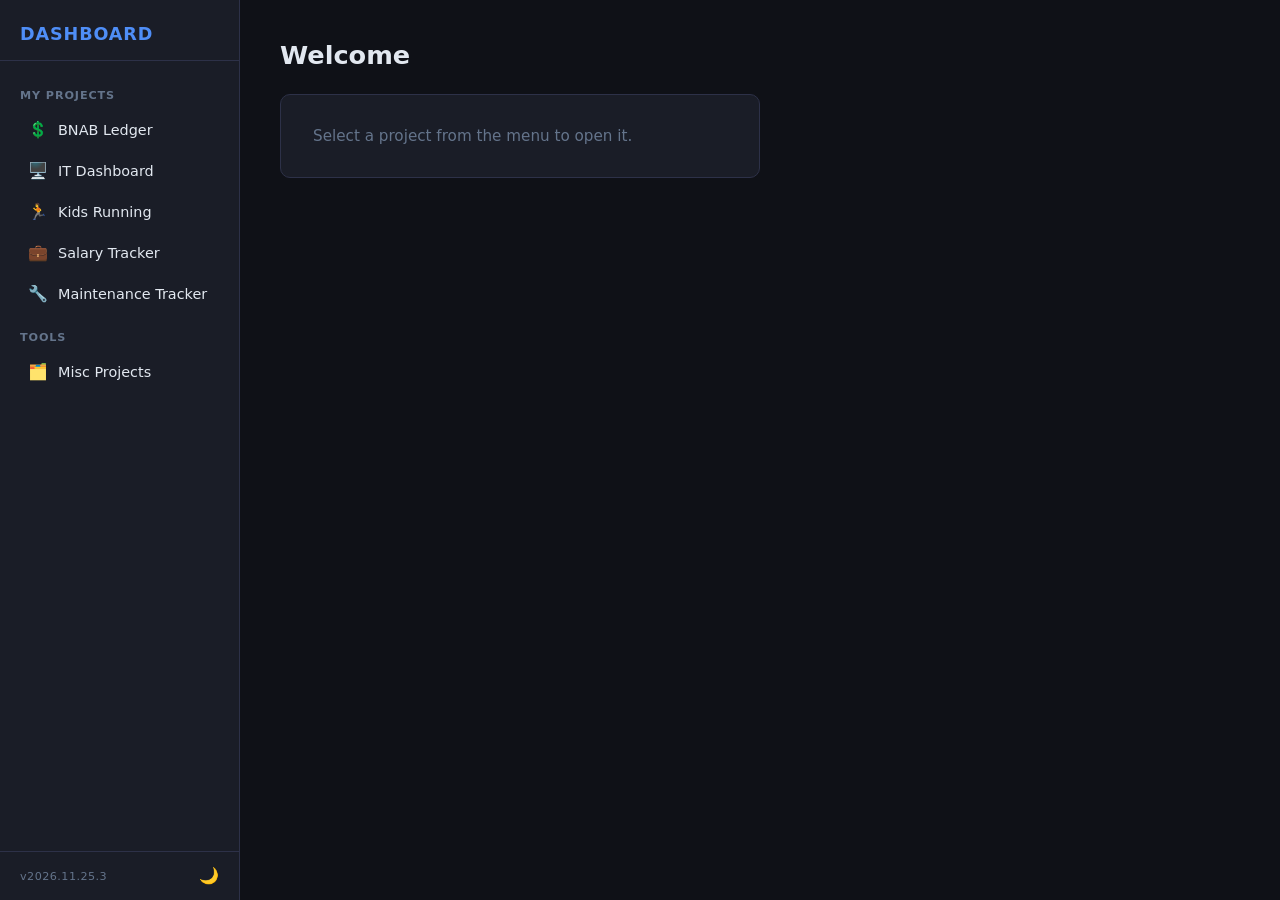
<file: index.html>
<!DOCTYPE html>
<html lang="en">
<head>
  <meta charset="UTF-8" />
  <meta name="viewport" content="width=device-width, initial-scale=1.0" />
  <title>Personal Dashboard</title>
  <link rel="icon" href="data:image/svg+xml,<svg xmlns='http://www.w3.org/2000/svg' viewBox='0 0 100 100'><text y='.9em' font-size='90'>🗂️</text></svg>">
  <link rel="stylesheet" href="style.css" />
</head>
<body>
  <nav class="sidebar">
    <div class="sidebar-header">
      <h1>Dashboard</h1>
    </div>
    <ul class="nav-links">
      <li class="nav-section-label">My Projects</li>
      <li>
        <a href="https://bnab-ledger.blharmon.workers.dev/#dashboard" target="_blank" rel="noopener">
          <span class="nav-icon">💲</span>
          BNAB Ledger
        </a>
      </li>
      <li>
        <a href="https://blharmon24.github.io/slcsd-it-dashboard/dashboard.html" target="_blank" rel="noopener">
          <span class="nav-icon">🖥️</span>
          IT Dashboard
        </a>
      </li>
      <li>
        <a href="kids-running.html" target="_blank" rel="noopener">
          <span class="nav-icon">🏃</span>
          Kids Running
        </a>
      </li>
      <li>
        <a href="salary-tracker.html" target="_blank" rel="noopener">
          <span class="nav-icon">💼</span>
          Salary Tracker
        </a>
      </li>
      <li>
        <a href="maintenance-tracker.html" target="_blank" rel="noopener">
          <span class="nav-icon">🔧</span>
          Maintenance Tracker
        </a>
      </li>
      <li class="nav-section-label">Tools</li>
      <li>
        <a href="#" class="nav-link" data-section="misc-projects">
          <span class="nav-icon">🗂️</span>
          Misc Projects
        </a>
      </li>
    </ul>
    <div class="sidebar-footer">
      <span class="version">v2026.11.25.3</span>
      <button class="theme-toggle" id="theme-toggle" title="Toggle light/dark mode">🌙</button>
    </div>
  </nav>

  <main class="content">
    <section id="welcome" class="content-section">
      <header class="content-header">
        <h2>Welcome</h2>
      </header>
      <div class="welcome-card">
        <p>Select a project from the menu to open it.</p>
      </div>
    </section>

    <section id="misc-projects" class="content-section hidden">
      <header class="content-header">
        <h2>Misc Projects</h2>
      </header>
      <div class="project-grid">
        <a href="pdf-merger.html" target="_blank" rel="noopener" class="project-card">
          <span class="project-icon">🗂️</span>
          <div class="project-info">
            <h3>PDF Merger</h3>
            <p>Merge multiple PDFs in order by filename (1-1, 1-2, 2-1 …)</p>
          </div>
          <span class="project-arrow">↗</span>
        </a>
        <a href="general-conference-formatting.html" target="_blank" rel="noopener" class="project-card">
          <span class="project-icon">📝</span>
          <div class="project-info">
            <h3>General Conference Formatting</h3>
            <p>PDF note margin tool for General Conference talks</p>
          </div>
          <span class="project-arrow">↗</span>
        </a>
        <a href="rdr2-tracker.html" target="_blank" rel="noopener" class="project-card">
          <span class="project-icon">🤠</span>
          <div class="project-info">
            <h3>RDR2 Tracker</h3>
            <p>Perfect pelts, Pearson satchels, Trapper crafting &amp; legendary animals</p>
          </div>
          <span class="project-arrow">↗</span>
        </a>
      </div>
    </section>
  </main>

  <script src="app.js"></script>
</body>
</html>
</file>
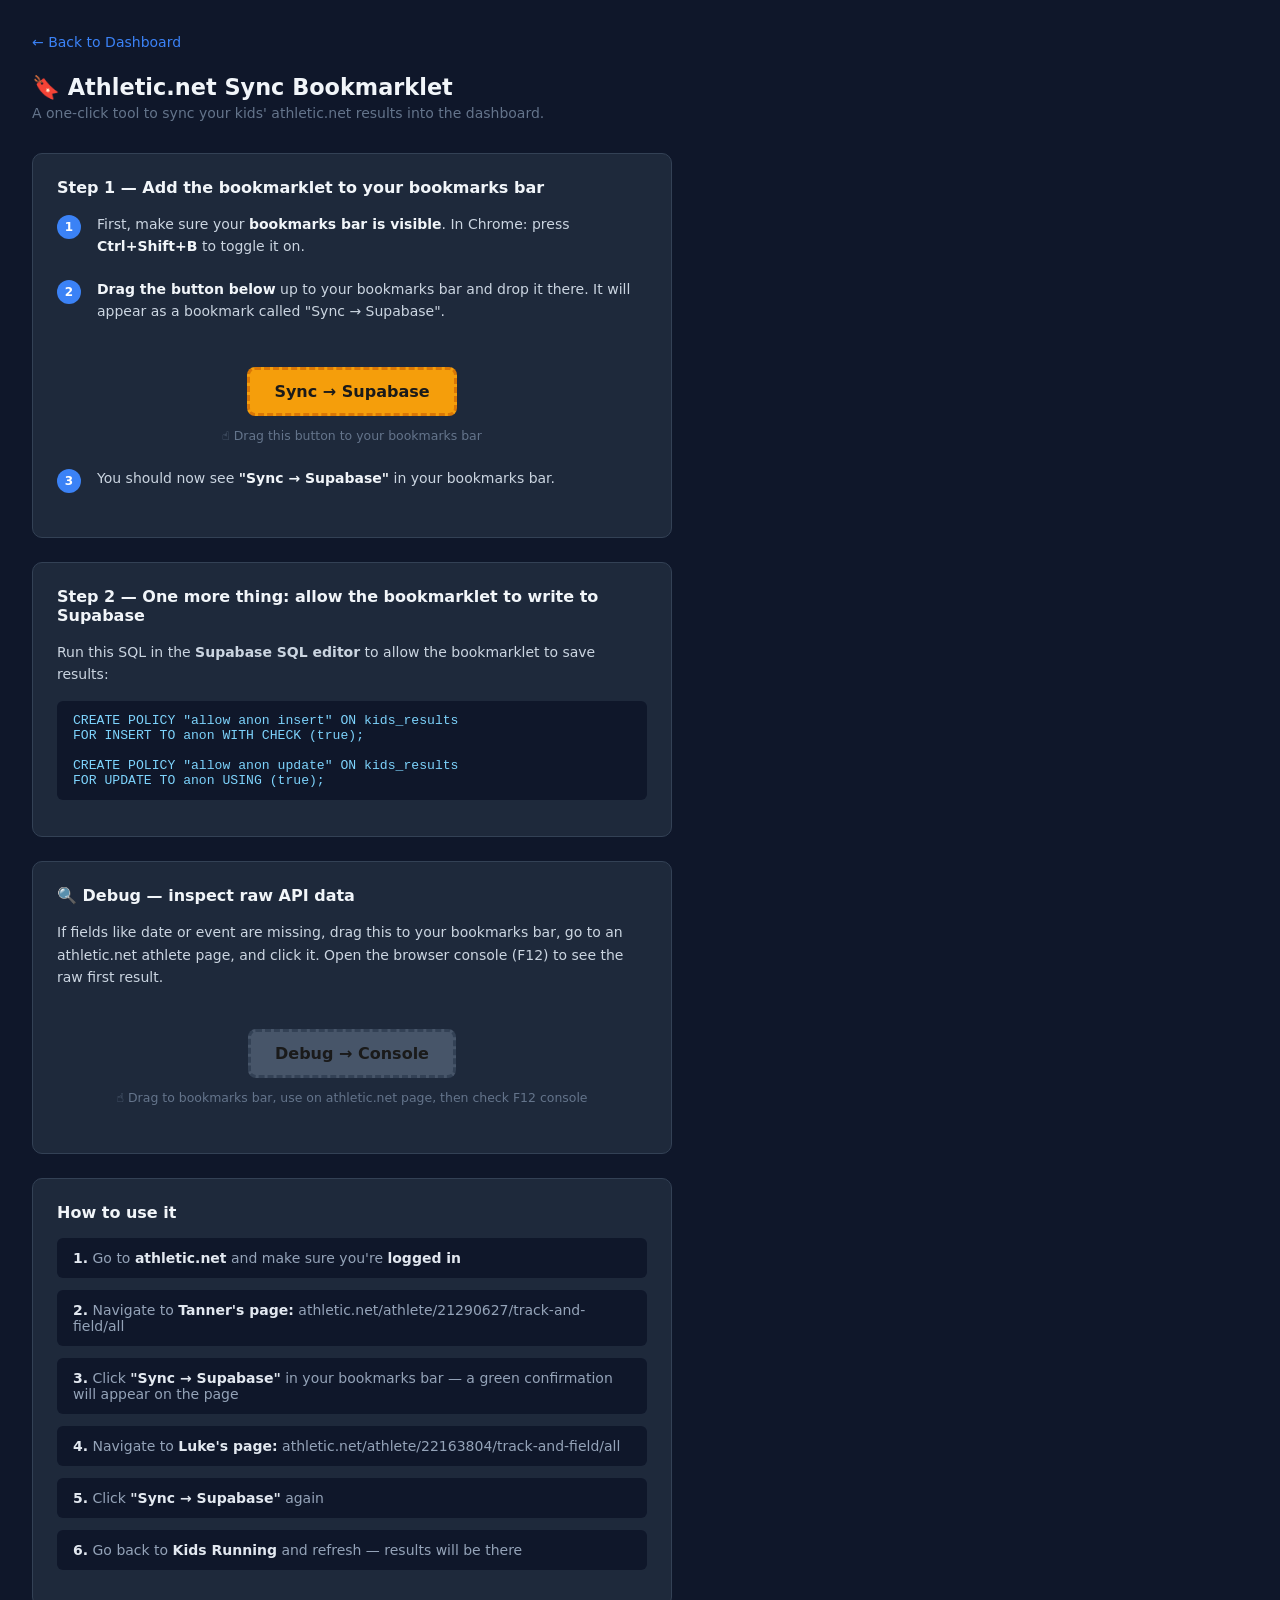
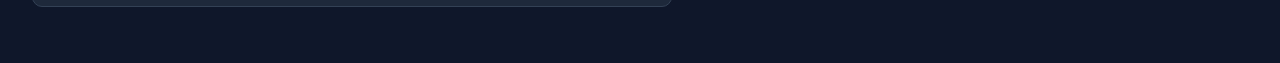
<file: anet-sync.html>
<!DOCTYPE html>
<html lang="en">
<head>
  <meta charset="UTF-8" />
  <meta name="viewport" content="width=device-width, initial-scale=1.0" />
  <title>Athletic.net Sync Setup</title>
  <link rel="icon" href="data:image/svg+xml,<svg xmlns='http://www.w3.org/2000/svg' viewBox='0 0 100 100'><text y='.9em' font-size='90'>🔖</text></svg>">
  <style>
    * { box-sizing: border-box; margin: 0; padding: 0; }
    body { font-family: system-ui, -apple-system, sans-serif; background: #0f172a; color: #e2e8f0; min-height: 100vh; padding: 2rem; }
    h1 { font-size: 1.4rem; font-weight: 700; color: #f1f5f9; margin-bottom: 0.25rem; }
    .subtitle { color: #64748b; font-size: 0.875rem; margin-bottom: 2rem; }
    .card { background: #1e293b; border: 1px solid #334155; border-radius: 10px; padding: 1.5rem; margin-bottom: 1.5rem; max-width: 640px; }
    .card h2 { font-size: 1rem; font-weight: 700; color: #f1f5f9; margin-bottom: 1rem; }
    .step { display: flex; gap: 1rem; margin-bottom: 1.25rem; }
    .step-num { background: #3b82f6; color: #fff; font-size: 0.75rem; font-weight: 700; width: 24px; height: 24px; border-radius: 50%; display: flex; align-items: center; justify-content: center; flex-shrink: 0; margin-top: 2px; }
    .step p { color: #cbd5e1; font-size: 0.875rem; line-height: 1.6; }
    .step p strong { color: #f1f5f9; }
    .bookmarklet-wrap { text-align: center; padding: 1.5rem 1rem; }
    .bookmarklet-link {
      display: inline-block;
      background: #f59e0b;
      color: #1a1a1a;
      font-weight: 700;
      font-size: 1rem;
      padding: 0.75rem 1.5rem;
      border-radius: 8px;
      text-decoration: none;
      cursor: grab;
      border: 3px dashed #d97706;
      user-select: none;
    }
    .bookmarklet-link:hover { background: #fbbf24; }
    .drag-hint { color: #64748b; font-size: 0.78rem; margin-top: 0.75rem; }
    .divider { border: none; border-top: 1px solid #334155; margin: 1.25rem 0; }
    .usage-step { background: #0f172a; border-radius: 6px; padding: 0.75rem 1rem; margin-bottom: 0.75rem; font-size: 0.875rem; color: #94a3b8; }
    .usage-step strong { color: #e2e8f0; }
    a.back { display: inline-flex; align-items: center; gap: 0.4rem; color: #3b82f6; font-size: 0.875rem; text-decoration: none; margin-bottom: 1.5rem; }
    a.back:hover { color: #60a5fa; }
  </style>
</head>
<body>

<a class="back" href="index.html">← Back to Dashboard</a>

<h1>🔖 Athletic.net Sync Bookmarklet</h1>
<p class="subtitle">A one-click tool to sync your kids' athletic.net results into the dashboard.</p>

<div class="card">
  <h2>Step 1 — Add the bookmarklet to your bookmarks bar</h2>

  <div class="step">
    <div class="step-num">1</div>
    <p>First, make sure your <strong>bookmarks bar is visible</strong>. In Chrome: press <strong>Ctrl+Shift+B</strong> to toggle it on.</p>
  </div>

  <div class="step">
    <div class="step-num">2</div>
    <p><strong>Drag the button below</strong> up to your bookmarks bar and drop it there. It will appear as a bookmark called "Sync → Supabase".</p>
  </div>

  <div class="bookmarklet-wrap">
    <a class="bookmarklet-link" href="javascript:(async function(){const SB='https://ebdsxcbpnhevzkbpdxry.supabase.co';const KEY='sb_publishable_2chleZ28vhYAQqpW0RaNeg_0DYo_1v4';const IDS={21290627:'Tanner Harmon',22163804:'Luke Harmon'};const m=location.href.match(/\/athlete\/(\d+)\//);if(!m){alert('Open an athletic.net athlete page first.');return;}const aid=parseInt(m[1]);const name=IDS[aid];if(!name){alert('Athlete '+aid+' not in dashboard.');return;}const el=document.createElement('div');el.style='position:fixed;top:20px;right:20px;background:#1e293b;color:#f1f5f9;padding:1rem 1.5rem;border-radius:8px;z-index:99999;font-family:system-ui;font-size:14px;box-shadow:0 4px 20px rgba(0,0,0,.5);min-width:220px';el.textContent='Syncing '+name+'...';document.body.appendChild(el);try{const resp=await fetch('/api/v1/AthleteBio/GetAthleteBioData?athleteId='+aid+'&sport=tf&level=0',{headers:{'accept':'application/json','anet-appinfo':'web:web:0:360'}});if(!resp.ok){el.textContent='Fetch failed: HTTP '+resp.status;setTimeout(()=>el.remove(),4000);return;}const j=await resp.json();const results=j.resultsTF??[];const evts=j.eventsTF??[];const meets=j.meets??{};const en={};for(const e of evts){let n=e.Event??e.EventName??e.Name??'';n=n.replace(/^(\d+(?:\.\d+)?)\s+[Mm]eters?$/,'$1m');n=n.replace(/^(4x\d+).*$/,'$1');en[e.IDEvent]=n;}const ar=await fetch(SB+'/rest/v1/kids_athletes?name=eq.'+encodeURIComponent(name),{headers:{'apikey':KEY,'Authorization':'Bearer '+KEY}});const athletes=await ar.json();if(!athletes?.length){el.textContent='Run SportTrax sync first.';setTimeout(()=>el.remove(),4000);return;}const row=athletes[0];let synced=0;for(const r of results){if(r.AthleteID!=null&&r.AthleteID!==aid)continue;const evtName=en[r.EventID]??null;const mo=meets[String(r.MeetID)]??{};const mn=r.meetName??mo.MeetName??mo.Name??null;let mk=r.Result??r.mark??null;if(mk)mk=mk.replace(/a$/,'');const rd=r.ResultDate?r.ResultDate.split('T')[0]:(mo.EndDate?mo.EndDate.split('T')[0]:null);const pl=r.Place!=null?(parseInt(String(r.Place),10)||null):null;const pr=r.PersonalBest!=null?r.PersonalBest!==0:false;const rel=evtName?evtName.startsWith('4x'):false;const up=await fetch(SB+'/rest/v1/kids_results?on_conflict=athleticnet_result_id',{method:'POST',headers:{'apikey':KEY,'Authorization':'Bearer '+KEY,'Content-Type':'application/json','Prefer':'resolution=merge-duplicates,return=minimal'},body:JSON.stringify({athlete_id:row.id,athleticnet_result_id:r.IDResult,meet_name:mn,race_date:rd,event_name:evtName||null,mark:mk,place:pl,is_pr:pr,is_relay:rel})});if(up.ok)synced++;}el.style.background='#166534';el.textContent='✓ Synced '+synced+' results for '+name;setTimeout(()=>el.remove(),4000);}catch(e){el.style.background='#7f1d1d';el.textContent='Error: '+e.message;setTimeout(()=>el.remove(),5000);}})();">Sync → Supabase</a>
    <p class="drag-hint">☝️ Drag this button to your bookmarks bar</p>
  </div>

  <div class="step">
    <div class="step-num">3</div>
    <p>You should now see <strong>"Sync → Supabase"</strong> in your bookmarks bar.</p>
  </div>
</div>

<div class="card">
  <h2>Step 2 — One more thing: allow the bookmarklet to write to Supabase</h2>
  <p style="color:#cbd5e1;font-size:0.875rem;line-height:1.6;margin-bottom:1rem">Run this SQL in the <strong>Supabase SQL editor</strong> to allow the bookmarklet to save results:</p>
  <div class="usage-step" style="font-family:monospace;font-size:0.82rem;color:#7dd3fc;white-space:pre-wrap">CREATE POLICY "allow anon insert" ON kids_results
FOR INSERT TO anon WITH CHECK (true);

CREATE POLICY "allow anon update" ON kids_results
FOR UPDATE TO anon USING (true);</div>
</div>

<div class="card">
  <h2>🔍 Debug — inspect raw API data</h2>
  <p style="color:#cbd5e1;font-size:0.875rem;line-height:1.6;margin-bottom:1rem">If fields like date or event are missing, drag this to your bookmarks bar, go to an athletic.net athlete page, and click it. Open the browser console (F12) to see the raw first result.</p>
  <div class="bookmarklet-wrap">
    <a class="bookmarklet-link" style="background:#475569;border-color:#334155" href="javascript:(async function(){const m=location.href.match(/\/athlete\/(\d+)\//);if(!m){alert('Open an athletic.net athlete page first.');return;}const r=await fetch('/api/v1/AthleteBio/GetAthleteBioData?athleteId='+m[1]+'&sport=tf&level=0',{headers:{'accept':'application/json','anet-appinfo':'web:web:0:360'}});const j=await r.json();const res0=j.resultsTF?.[0]??{};const evt0=j.eventsTF?.[0]??{};const meet0=Object.values(j.meets??{})[0]??{};console.log('=== RESULT KEYS ===',Object.keys(res0));console.log('=== FIRST RESULT ===',JSON.parse(JSON.stringify(res0)));console.log('=== EVENT KEYS ===',Object.keys(evt0));console.log('=== FIRST EVENT ===',JSON.parse(JSON.stringify(evt0)));console.log('=== FIRST MEET ===',JSON.parse(JSON.stringify(meet0)));alert('Keys logged to console (F12) — expand RESULT KEYS to find the event ID field');})();">Debug → Console</a>
    <p class="drag-hint">☝️ Drag to bookmarks bar, use on athletic.net page, then check F12 console</p>
  </div>
</div>

<div class="card">
  <h2>How to use it</h2>
  <div class="usage-step"><strong>1.</strong> Go to <strong>athletic.net</strong> and make sure you're <strong>logged in</strong></div>
  <div class="usage-step"><strong>2.</strong> Navigate to <strong>Tanner's page:</strong> athletic.net/athlete/21290627/track-and-field/all</div>
  <div class="usage-step"><strong>3.</strong> Click <strong>"Sync → Supabase"</strong> in your bookmarks bar — a green confirmation will appear on the page</div>
  <div class="usage-step"><strong>4.</strong> Navigate to <strong>Luke's page:</strong> athletic.net/athlete/22163804/track-and-field/all</div>
  <div class="usage-step"><strong>5.</strong> Click <strong>"Sync → Supabase"</strong> again</div>
  <div class="usage-step"><strong>6.</strong> Go back to <strong>Kids Running</strong> and refresh — results will be there</div>
</div>

</body>
</html>
</file>
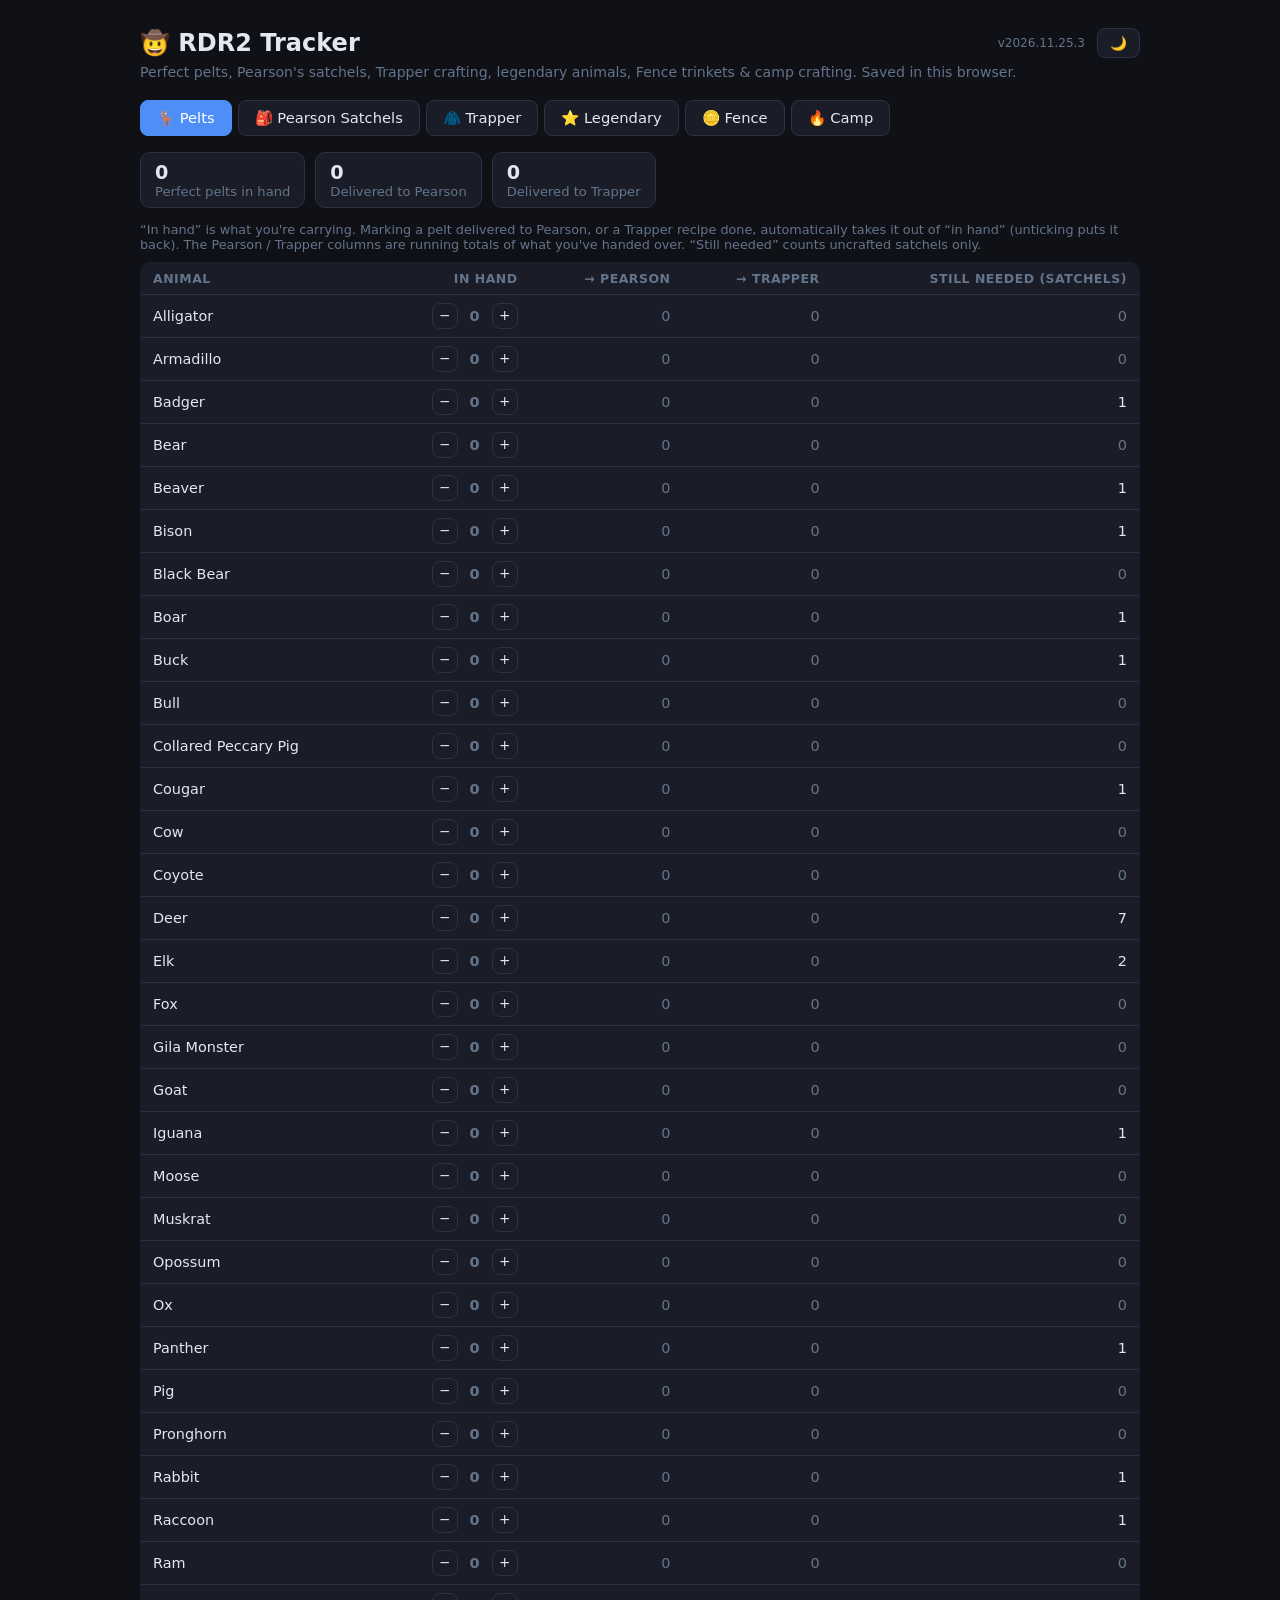
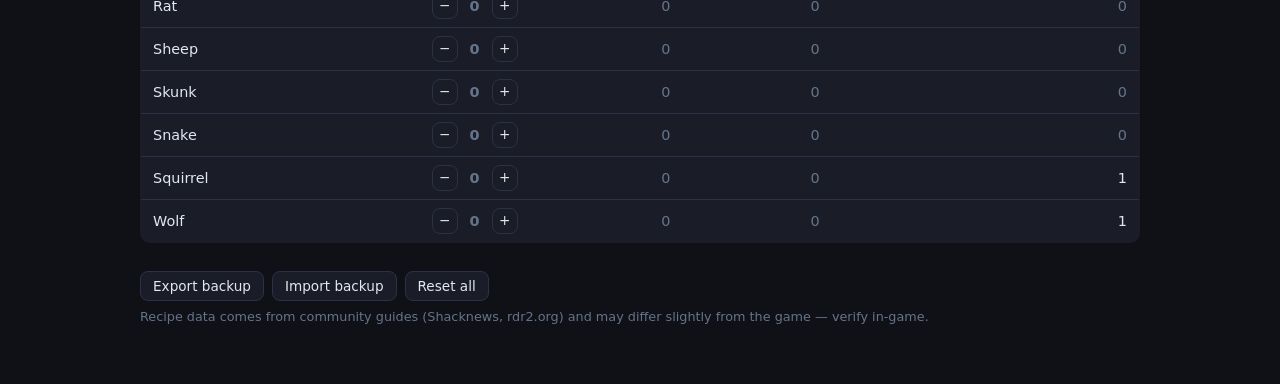
<file: rdr2-tracker.html>
<!DOCTYPE html>
<html lang="en">
<head>
<meta charset="UTF-8">
<meta name="viewport" content="width=device-width, initial-scale=1.0">
<title>RDR2 Tracker</title>
<style>
  *, *::before, *::after { box-sizing: border-box; margin: 0; padding: 0; }
  :root {
    --bg:#0f1117; --surface:#1a1d27; --border:#2d3148; --accent:#4f8ef7; --text:#e2e8f0;
    --muted:#64748b; --hover:#252840; --ok:#34d399; --warn:#fbbf24; --err:#f87171;
  }
  [data-theme="light"] {
    --bg:#f0f2f5; --surface:#ffffff; --border:#d5dae3; --accent:#2563eb; --text:#1e293b;
    --muted:#64748b; --hover:#e8ecf3; --ok:#059669; --warn:#b45309; --err:#dc2626;
  }
  body { background:var(--bg); color:var(--text); font-family:'Segoe UI',system-ui,sans-serif; min-height:100vh; padding:28px 24px 60px; }
  .container { max-width:1000px; margin:0 auto; }
  header { display:flex; align-items:center; gap:12px; margin-bottom:6px; flex-wrap:wrap; }
  h1 { font-size:1.5rem; font-weight:600; }
  .spacer { flex:1; }
  .subtitle { color:var(--muted); font-size:.88rem; margin-bottom:20px; }
  button, .btn { background:var(--surface); color:var(--text); border:1px solid var(--border); border-radius:8px; padding:6px 12px; font:inherit; font-size:.85rem; cursor:pointer; }
  button:hover { background:var(--hover); }
  .tabs { display:flex; gap:6px; margin-bottom:16px; flex-wrap:wrap; }
  .tab { padding:8px 16px; border-radius:8px; border:1px solid var(--border); background:var(--surface); cursor:pointer; font-size:.92rem; }
  .tab.active { background:var(--accent); border-color:var(--accent); color:#fff; }
  .panel { display:none; } .panel.active { display:block; }
  .stats { display:flex; gap:10px; flex-wrap:wrap; margin-bottom:14px; }
  .stat { background:var(--surface); border:1px solid var(--border); border-radius:10px; padding:8px 14px; font-size:.82rem; color:var(--muted); }
  .stat b { display:block; font-size:1.2rem; color:var(--text); }
  .toolbar { display:flex; gap:8px; margin-bottom:12px; flex-wrap:wrap; align-items:center; }
  input[type=search], select { background:var(--surface); color:var(--text); border:1px solid var(--border); border-radius:8px; padding:7px 10px; font:inherit; font-size:.88rem; }
  input[type=search] { flex:1; min-width:180px; }
  table { width:100%; border-collapse:collapse; background:var(--surface); border:1px solid var(--border); border-radius:10px; overflow:hidden; font-size:.9rem; }
  th, td { padding:8px 12px; border-bottom:1px solid var(--border); text-align:right; }
  th:first-child, td:first-child { text-align:left; }
  th { color:var(--muted); font-weight:600; font-size:.78rem; text-transform:uppercase; letter-spacing:.04em; }
  tr:last-child td { border-bottom:none; }
  .stepper { display:inline-flex; align-items:center; gap:6px; }
  .stepper button { width:26px; height:26px; padding:0; line-height:1; }
  .stepper span { min-width:22px; text-align:center; font-weight:600; }
  .zero { color:var(--muted); }
  .card { background:var(--surface); border:1px solid var(--border); border-radius:12px; padding:14px 16px; margin-bottom:12px; }
  .card.done { border-color:var(--ok); }
  .card.ready { border-color:var(--warn); }
  .card-head { display:flex; align-items:center; gap:10px; flex-wrap:wrap; margin-bottom:8px; }
  .card-head h3 { font-size:1rem; font-weight:600; }
  .tag { font-size:.72rem; padding:2px 8px; border-radius:20px; background:var(--hover); color:var(--muted); }
  .tag.ok { background:rgba(52,211,153,.15); color:var(--ok); }
  .tag.warn { background:rgba(251,191,36,.15); color:var(--warn); }
  label.chk { display:inline-flex; align-items:center; gap:6px; cursor:pointer; font-size:.88rem; }
  input[type=checkbox] { accent-color:var(--accent); width:16px; height:16px; }
  .ing { display:flex; gap:8px; flex-wrap:wrap; margin-top:6px; }
  .chip { border:1px solid var(--border); border-radius:8px; padding:4px 10px; font-size:.83rem; display:inline-flex; align-items:center; gap:6px; background:var(--bg); }
  .chip.have { border-color:var(--ok); } .chip.leg { border-color:var(--warn); }
  .chip.sent { border-color:var(--ok); background:rgba(52,211,153,.12); }
  .chip.other { color:var(--muted); }
  .note { color:var(--muted); font-size:.8rem; margin-top:8px; }
  .grid2 { display:grid; grid-template-columns:repeat(auto-fill,minmax(300px,1fr)); gap:10px; }
  .foot { margin-top:28px; color:var(--muted); font-size:.8rem; display:flex; gap:8px; flex-wrap:wrap; align-items:center; }
  @media (max-width:600px) { body { padding:16px 12px 40px; } th, td { padding:6px 8px; } }
</style>
</head>
<body>
<div class="container">
  <header>
    <h1>🤠 RDR2 Tracker</h1>
    <span class="spacer"></span>
    <span style="color:var(--muted);font-size:.75rem">v2026.11.25.3</span>
    <button id="theme-toggle" title="Toggle light/dark mode">🌙</button>
  </header>
  <p class="subtitle">Perfect pelts, Pearson's satchels, Trapper crafting, legendary animals, Fence trinkets &amp; camp crafting. Saved in this browser.</p>

  <div class="tabs" id="tabs">
    <div class="tab active" data-tab="pelts">🦌 Pelts</div>
    <div class="tab" data-tab="satchels">🎒 Pearson Satchels</div>
    <div class="tab" data-tab="trapper">🧥 Trapper</div>
    <div class="tab" data-tab="legend">⭐ Legendary</div>
    <div class="tab" data-tab="fence">🪙 Fence</div>
    <div class="tab" data-tab="camp">🔥 Camp</div>
  </div>

  <div class="panel active" id="p-pelts"></div>
  <div class="panel" id="p-satchels"></div>
  <div class="panel" id="p-trapper"></div>
  <div class="panel" id="p-legend"></div>
  <div class="panel" id="p-fence"></div>
  <div class="panel" id="p-camp"></div>

  <div class="foot">
    <button id="export">Export backup</button>
    <button id="import">Import backup</button>
    <button id="reset">Reset all</button>
    <input type="file" id="file" accept="application/json" hidden>
    <span>Recipe data comes from community guides (Shacknews, rdr2.org) and may differ slightly from the game — verify in-game.</span>
  </div>
</div>

<script>
/* ---------- DATA ---------- */
// Pearson satchels: [name, prerequisite, ingredients]. Every satchel also needs 1 perfect deer pelt.
const SATCHELS = [
  ['Valuables Satchel','Donate $50','Beaver, Rabbit'],
  ['Materials Satchel','Craft 3 recipes at the scout fire','Boar, Iguana'],
  ['Provisions Satchel','Upgrade the Provisions Wagon 2 times','Bison, Raccoon'],
  ['Kit Satchel','Donate 3 Valuables','Elk, Panther'],
  ['Ingredients Satchel','Donate 5 carcasses','Badger, Squirrel (perfect carcass)'],
  ['Tonics Satchel','Upgrade the Medicine Wagon 2 times','Buck, Elk'],
  ['Legend of the East Satchel','Craft all six other satchels','Wolf, Cougar']
];

// Trapper recipes: category -> [name, price, ingredients]
const TRAPPER = {
 Hats:[
  ['Glorious',10,'Oriole Feather, Woodpecker Feather x4'],['Homestead',10,'Chicken Feather, Goose Feather x2'],
  ['Huntsman',10,'Perfect Boar Pelt, Hawk Feather, Quail Feather x2'],['Judicious',10,'Pheasant Feather, Owl Feather'],
  ['Native',10,'Pheasant Feather, Robin Feather x3, Sparrow Feather x4'],['Ram Sombrero',10,'Perfect Ram Hide'],
  ['Scavenger',11,'Seagull Feather, Vulture Feather'],['Pilgrim',11,'Turkey Feather, Cedar Waxwing Feather x2, Blue Jay Feather x3'],
  ['Pioneer',11,'Chicken Feather x3, Duck Feather x3, Turkey Feather x3'],['Elk Flop',12,'Perfect Elk Pelt'],
  ['Goat Flop',12,'Perfect Goat Hide, Perfect Pronghorn Hide'],['Pronghorn Flop',12,'Perfect Pronghorn Hide, Perfect Opossum Pelt x4'],
  ['Rat Flat',12,'Perfect Rat Pelt x10'],['Pursuer',13,'Eagle Feather x2, Pigeon Feather x2'],
  ['Stalker',13,'Condor Feather, Loon Feather x2, Raven Feather x3'],['Iguana Big Valley',14,'Perfect Cow Hide, Perfect Iguana Skin'],
  ['Rococo',15,'Cardinal Feather x2, Crow Feather x2'],['Majestic',15,'Songbird Feather x2, Woodpecker Feather x2, Rooster Feather x4'],
  ['Muskrat Cavalry',15,'Perfect Muskrat Pelt, Perfect Rabbit Pelt x4'],['Plantation Slouch',15,'Perfect Bison Pelt'],
  ['Coyote Gambler',16,'Perfect Coyote Pelt x2'],['Gila Monster Gambler',16,'Perfect Elk Pelt, Perfect Gila Monster Skin'],
  ['Squirrel Flat',16,'Perfect Squirrel Pelt x6'],['Legendary Ram',17,'Legendary Ram Hide'],
  ['Rat Infantry Hardee',17,'Perfect Goat Hide, Perfect Rat Pelt x6'],['Bison Gambler',18,'Perfect Bison Pelt, Oriole Feather x4, Robin Feather x4'],
  ['Legendary Cougar Flop Hat',19,'Legendary Cougar Pelt, Turkey Feather x2'],['Beaver Drifter',20,'Perfect Beaver Pelt x2'],
  ['Deer Cavalry Hat',20,'Perfect Deer Pelt, Raven Feather x10'],['Raccoon Mountain',21,'Perfect Beaver Pelt, Perfect Raccoon Pelt, Hawk Feather x2'],
  ['Legendary Alligator Gambler',22,'Legendary Alligator Skin, Perfect Snake Skin x2'],
  ['Legendary Beaver Flop',22,'Legendary Beaver Pelt, Legendary Boar Pelt, Cardinal Feather'],
  ['Legendary Coyote Mountain',23,'Legendary Coyote Pelt, Eagle Feather x2'],['Skunk Mountain',23,'Perfect Skunk Pelt'],
  ['Snake Bulldogger',23,'Perfect Sheep Hide, Perfect Snake Skin'],['Bear Grenadier',24,'Perfect Black Bear Pelt'],
  ['Grenadier',24,'Perfect Beaver Pelt, Perfect Muskrat Pelt'],['Badger Mountain',26,'Perfect Badger Pelt'],
  ['Beaver Mountain',28,'Perfect Beaver Pelt'],['Fox Mountain',30,'Perfect Fox Pelt'],
  ['Legendary Bear Head',40,'Legendary Bear Pelt'],['Legendary White Bison',45,'Legendary White Bison Pelt']],
 Vests:[
  ['Principal',18,'Perfect Cow Hide, Perfect Deer Pelt'],['Sheepskin',20,'Perfect Sheep Hide x2'],['Shopkeeper Vest',20,'Perfect Sheep Hide x2'],
  ['Hinterland',21,'Perfect Ram Hide'],['Outdoorsman',22,'Perfect Pronghorn Hide'],['Rugged Rangler',23,'Perfect Pig Hide'],
  ['Rustic',23,'Perfect Cougar Pelt'],['Country',25,'Perfect Beaver Pelt, Perfect Buck Pelt'],['Huntsman Vest',25,'Perfect Deer Pelt, Perfect Sheep Hide'],
  ['Legendary Buck Vest',26,'Legendary Buck Pelt, Perfect Ram Hide'],["No-Man's",27,'Perfect Panther Pelt, Perfect Goat Hide'],
  ['Wilderness',28,'Perfect Wolf Pelt, Perfect Panther Pelt'],['Legendary Bison Vest',30,'Legendary Tatanka Bison Pelt'],
  ['Billy Vest',32,'Perfect Armadillo Skin x2, Perfect Goat Hide x2'],['Legendary Alligator Vest',35,'Legendary Alligator Skin'],
  ['Legendary Cougar/Wolf Vest',42,'Legendary Cougar Pelt, Legendary Wolf Pelt']],
 Coats:[
  ['Beaver Hunting Jacket',21,'Perfect Ox Hide, Perfect Coyote Pelt'],['Coyote Scout Jacket',20,'Perfect Coyote Pelt, Perfect Ox Hide'],
  ['Legendary Moose Hunting Jacket',24,'Legendary Moose Pelt, Perfect Wolf Pelt'],['Wolf Coat',25,'Perfect Ram Hide, Perfect Wolf Pelt'],
  ['Legendary Bear Coat',28,'Legendary Bear Pelt, Perfect Bison Pelt'],['Legendary White Bison Coat',29,'Legendary White Bison Pelt'],
  ["Trapper's Cloak",32,'Perfect Sheep Hide'],['Legendary Pronghorn Coat',35,'Legendary Pronghorn Hide, Perfect Moose Pelt'],
  ['Cougar Cutaway Coat',39,'Perfect Black Bear Pelt, Perfect Cougar Pelt x2'],['Legendary Panther Cloak',45,'Legendary Panther Pelt'],
  ['Ram Shotgun Coat',45,'Perfect Ram Hide x2']],
 Gloves:[
  ['Buck Riding',5,'Perfect Buck Pelt'],['Pigskin Rifleman',8,'Perfect Pig Hide'],['Badger Rifleman',10,'Perfect Badger Pelt'],
  ['Elk Riding',12,'Perfect Elk Pelt'],['Legendary Ram Rifleman',12,'Legendary Ram Hide'],['Legendary Elk Range',13,'Legendary Elk Pelt'],
  ['Boar Riding',15,'Perfect Boar Pelt, Perfect Rabbit Pelt x2'],['Legendary Pronghorn Range',17,'Legendary Pronghorn Hide, Perfect Muskrat Pelt'],
  ['Legendary Beaver Cavalry',18,'Legendary Beaver Pelt'],['Legendary Cougar Riding',20,'Legendary Cougar Pelt, Perfect Boar Pelt'],
  ['Moose Range Gloves',22,'Perfect Moose Pelt'],['Winter Cavalry',25,'Perfect Rabbit Pelt, Perfect Muskrat Pelt x2'],
  ['Snake Skin Cavalry',26,'Perfect Boar Pelt, Perfect Snake Skin'],['Iguana Range',27,'Perfect Collared Peccary Pig Pelt, Perfect Iguana Skin x2'],
  ['Legendary Buck and Fox Range',28,'Legendary Buck Pelt, Legendary Fox Pelt'],['Legendary Panther Range',30,'Legendary Panther Pelt, Perfect Gila Monster Skin']],
 Chaps:[
  ['Muskrat Half-Chaps',5,'Perfect Muskrat Pelt x2'],['Pronghorn Half Chaps',7,'Perfect Pronghorn Hide'],['Deer Pelt Half-Chaps',9,'Perfect Deer Pelt'],
  ['Moose Batwing Chaps',10,'Perfect Moose Pelt'],['Moose Half-Chaps',10,'Perfect Moose Pelt'],['Batwing Chaps',12,'Perfect Deer Pelt'],
  ['Ox-Fringed Shotgun Chaps',15,'Perfect Ox Hide'],['Legendary Elk Half Chaps',16,'Legendary Elk Pelt, Perfect Sheep Hide'],
  ['Bull-Fringed Shotgun Chaps',18,'Perfect Bull Hide'],['Javelina Half Chaps',18,'Perfect Collared Peccary Pig Pelt, Perfect Snake Skin'],
  ['Legendary Coyote Half Chaps',20,'Legendary Coyote Pelt, Perfect Fox Pelt x2'],['Elk-Fringed Shotgun Chaps',21,'Perfect Elk Pelt'],
  ['Boar-Fringed Shotgun Chaps',25,'Perfect Boar Pelt x2'],['Bear Batwing Chaps',27,'Perfect Bear Pelt'],
  ['Legendary Bison Batwing Chaps',32,'Legendary Tatanka Bison Pelt'],['Legendary Ram Batwing Chaps',33,'Legendary Ram Hide'],
  ['Legendary Wolf Batwing Chaps',34,'Legendary Wolf Pelt, Perfect Goat Hide'],['Sheep Batwing Chaps',35,'Perfect Sheep Hide x2'],
  ['Bear-Fringed Shotgun Chaps',38,'Perfect Black Bear Pelt']],
 Boots:[
  ['Two Toned Moccasins',15,'Perfect Buck Pelt'],['Moccasins',17,'Perfect Buck Pelt'],['Legendary Moose Moccasins',22,'Legendary Moose Pelt, Perfect Cow Hide'],
  ["Workman's Pride Boots",28,'Perfect Cow Hide, Perfect Goat Hide'],['Bull Fowler Boots',29,'Perfect Boar Pelt, Perfect Bull Hide'],
  ['Legendary Elk Moccasins',30,'Legendary Elk Pelt, Perfect Goat Hide'],['Boar and Fowler Boots',31,'Perfect Ox Hide, Perfect Boar Pelt'],
  ['Javelina Moccasins',33,'Perfect Collared Peccary Pig Pelt x2'],['Legendary Bear Roper',34,'Legendary Bear Pelt, Perfect Bull Hide'],
  ['Legendary Alligator Fowlers',35,'Legendary Alligator Skin'],['Legendary Boar and Bison Fowlers',37,'Legendary Boar Pelt, Legendary Tatanka Bison Pelt'],
  ['Skunk Trapper Boots',39,'Perfect Skunk Pelt x2'],['Legendary Fox Moccasins',40,'Perfect Elk Pelt, Legendary Fox Pelt']],
 Saddles:[
  ['Alligator Ranch Cutter Saddle',0,'Perfect Alligator Skin'],['Bear Dakota Saddle',0,'Perfect Bear Pelt'],['Beaver Roping Saddle',0,'Perfect Beaver Pelt'],
  ['Boar Mother Hubbard Saddle',0,'Perfect Boar Pelt'],['Cougar McClelland Saddle',0,'Perfect Cougar Pelt'],
  ['Rattlesnake Vaquero Saddle',0,'Perfect Snake Skin x10'],['Panther Trail Saddle',0,'Perfect Panther Pelt']]
};

// Fence: trinkets & talismans are crafted at a Fence. [name, type, cost, ingredients, effect, note]
const FENCE_ITEMS = [
 ['Beaver Tooth Trinket','Trinket',18.25,'Legendary Beaver Tooth','Slows weapon degradation 10%',''],
 ['Buck Antler Trinket','Trinket',22,'Legendary Buck Antler','Higher-quality parts when skinning',''],
 ['Cougar Fang Trinket','Trinket',20.5,'Legendary Cougar Fang','Stamina XP gains +10%',''],
 ['Coyote Fang Trinket','Trinket',21.25,'Legendary Coyote Fang','Dead Eye XP gains +10%',''],
 ['Elk Antler Trinket','Trinket',22.75,'Legendary Elk Antler','Looted money +10%',''],
 ['Fox Claw Trinket','Trinket',23.5,'Legendary Fox Claw','Eagle Eye duration +5 sec',''],
 ["Lion's Paw Trinket",'Trinket',19.75,"Lion's Paw",'Stamina XP gains +10%','Quest-only part: "He\'s British, of Course" stranger mission'],
 ['Moose Antler Trinket','Trinket',19,'Legendary Moose Antler','Health XP gains +10%',''],
 ["Panther's Eye Trinket",'Trinket',25,'Legendary Panther Eye','Dead Eye drain slower 10% for 3 sec',''],
 ['Pronghorn Horn Trinket','Trinket',24.5,'Legendary Pronghorn Horn',"Stored animals on horse don't spoil",''],
 ['Ram Horn Trinket','Trinket',17.5,'Legendary Ram Horn','Doubles oregano/thyme/mint picked',''],
 ['Wolf Heart Trinket','Trinket',16,'Legendary Wolf Heart','Doubles alcohol resistance',''],
 ['Tatanka Bison Trinket','Trinket',16.75,'Legendary Tatanka Bison Horn','Melee damage received -10%',''],
 ['Alligator Tooth Talisman','Talisman',40,'Vintage Civil War Handcuffs, Gold Jointed Bracelet, Legendary Alligator Tooth','Dead Eye Core drain -10%','Handcuffs: reward for first complete cigarette card collection'],
 ['Bear Claw Talisman','Talisman',34.75,'Silver Chain Bracelet, Quartz Chunk, Legendary Bear Claw','Health Core drain -10%','Quartz: reward for first dinosaur bone coordinates'],
 ['Boar Tusk Talisman','Talisman',31,'Gold Earring, Cobalt Petrified Wood, Legendary Boar Tusk','Horse health/stamina Core drain slower','Cobalt Petrified Wood: cart NW of Lake Isabella'],
 ['Bison Horn Talisman','Talisman',38.5,'Abalone Shell Fragment, Silver Earring, Legendary Bison Horn','Stamina Core drain -10%','Abalone: house in north Rhodes'],
 ['Raven Claw Talisman','Talisman',29,'Old Brass Compass','Slows weapon degradation 10%','Compass: reward for delivering all 10 rock carvings'],
 ['Eagle Talon Talisman','Talisman',0,'Special/Ultimate Edition item','Eagle Eye duration +5 sec','Requires Special or Ultimate Edition; no craft data']
];


// Camp: campfire crafting [name, category, ingredients, effect, unlock] and Camp Ledger upgrades [name, group, cost, effect]
const CRAFTS = [
 ['Potent Bitters','Tonic','Sage, Burdock Root','Fully restores Stamina; fortifies moderately','Start'],
 ['Potent Health Cure','Tonic','Ginseng, Yarrow','Fully restores Health; fortifies moderately','Start'],
 ['Potent Miracle Tonic','Tonic','Indian Tobacco x4, Ginseng x4, Sage x4','Fully restores all cores; fortifies moderately','Start'],
 ['Potent Snake Oil','Tonic','Indian Tobacco','Fully restores Dead Eye; fortifies moderately','Start'],
 ['Special Bitters','Tonic','Sage x2, Burdock Root','Fully restores Stamina; fortifies greatly','Fence after Ch. 2'],
 ['Special Health Cure','Tonic','Ginseng x2, Yarrow x2, English Mace x2 (or Milkweed x2)','Fully restores Health; fortifies greatly','Fence after American Distillation'],
 ['Special Miracle Tonic','Tonic','Currant x6, Yarrow x6, Burdock Root x4','Fully restores all cores; fortifies greatly','Fence after A Short Walk in a Pretty Town'],
 ['Special Snake Oil','Tonic','Indian Tobacco x2, Currant x2 (or Prairie Poppy; qty not listed)','Fully restores Dead Eye; fortifies greatly','Fence after American Distillation'],
 ['Dynamite Arrow','Ammo','Arrow, Dynamite, Flight Feather','Explodes on impact; can ruin pelts','Fence after A Short Walk in a Pretty Town'],
 ['Fire Arrow','Ammo','Arrow, Animal Fat, Flight Feather','Sets target and surroundings on fire','Start of Ch. 2'],
 ['Improved Arrow','Ammo','Arrow, Flight Feather','More damage, speed, penetration','Start of Ch. 2'],
 ['Poison Arrow','Ammo','Arrow, Oleander Sage, Flight Feather','Damage over time','Fence after Ch. 2'],
 ['Small Game Arrow','Ammo','Arrow, Flight Feather, Shotgun Shell','Kills small animals without damaging pelt','Start of Ch. 2'],
 ['Revolver Cartridge - Explosive','Ammo','Revolver Cartridge (Express), Animal Fat','Explodes on impact','Start of Ch. 2'],
 ['Pistol Cartridges - Explosive','Ammo','Pistol Cartridge, Animal Fat','Explodes on impact','Start of Ch. 2'],
 ['Rifle Cartridge - Explosive','Ammo','Rifle Cartridge, Animal Fat','Explodes on impact','Start of Ch. 2'],
 ['Repeater Cartridges - Explosive','Ammo','Repeater Cartridge, Animal Fat','Explodes on impact','Start of Ch. 2'],
 ['Shotgun Slugs - Explosive','Ammo','Shotgun Shell, Animal Fat','Effect not listed in source','Fence after A Short Walk in a Pretty Town (Epilogue)'],
 ['Shotgun Shells - Incendiary Buckshot','Ammo','Shotgun Shell, Moonshine','Effect not listed in source','Fence after Pouring Forth Oil'],
 ['Revolver Cartridges - Split Point','Ammo','Revolver Cartridges','Slightly more damage; slower Dead Eye drain','Start of Ch. 2'],
 ['Pistol Cartridges - Split Point','Ammo','Pistol Cartridges','Slightly more damage; slower Dead Eye drain','Start of Ch. 2'],
 ['Rifle Cartridges - Split Point','Ammo','Rifle Cartridges','Slightly more damage; slower Dead Eye drain','Start of Ch. 2'],
 ['Repeater Cartridges - Split Point','Ammo','Repeater Cartridges','Slightly more damage; slower Dead Eye drain','Start of Ch. 2'],
 ['Improved Throwing Knife','Throwable','Throwing Knife, Eagle Feather x2 (or Hawk Feather x2)','More damage and accuracy','Start of Ch. 2'],
 ['Poison Throwing Knife','Throwable','Throwing Knife, Oleander Sage','Damage over time','Fence after Pouring Forth Oil'],
 ['Improved Tomahawk','Throwable','Tomahawk, Eagle Feather (or Hawk Feather)','More damage and accuracy','Start of Ch. 2'],
 ['Homing Tomahawk','Throwable','Tomahawk, Owl Feather','More damage; path correction','Fence after Ch. 2'],
 ['Volatile Dynamite','Throwable','Dynamite, Animal Fat, High-Velocity Cartridge','Dynamite with larger radius','Fence after American Distillation'],
 ['Fire Bottle','Throwable','Animal Fat, Gin (or Bourbon / Guarma Rum / Fine Brandy)','Spreads fire on breakage','Start of Ch. 2'],
 ['Volatile Fire Bottle','Throwable','Moonshine, Animal Fat','Fire Bottle with larger radius','Fence after Pouring Forth Oil'],
 ['Potent Predator Bait','Bait / Hunting','Gritty Fish Meat, Blackberry','Attracts pristine predators','Start of Ch. 2'],
 ['Potent Herbivore Bait','Bait / Hunting','Vanilla Flower, Violet Snowdrop, Bay Bolete','Attracts pristine herbivores','Start of Ch. 2'],
 ['Predator Bait','Bait / Hunting','Stringy Meat, Blackberry','Attracts average predators','Start of Ch. 2'],
 ['Cover Scent Lotion','Bait / Hunting','Scent Glands','Blocks human scent','Start of Ch. 2'],
 ['Horse Meal','Horse','Hay x3 (or Beets x3)','Restores horse stamina and health','Fence after Pouring Forth Oil'],
 ['Special Horse Stimulant','Horse','Sage x2, Common Bulrush x2, Wild Carrot x2','Restores horse stamina and health','Fence after Pouring Forth Oil'],
 ['Potent Horse Stimulant','Horse','Sage (source says "Safe"), Common Bulrush','Fully restores horse Stamina','Start of Ch. 2'],
 ['Special Horse Medicine','Horse','Ginseng x2, Common Bulrush x2, Wild Carrot x2','Regenerates horse health','Fence after Pouring Forth Oil'],
 ['Potent Horse Medicine','Horse','Ginseng, Common Bulrush','Fully restores horse health','Start of Ch. 2'],
 ['Special Horse Reviver','Horse','Ginseng x2, Mushrooms x2, Wild Carrot x2','Regenerates and reinforces horse health','Fence after American Distillation'],
 ['Horse Ointment','Horse','Sage, Common Bulrush, Yarrow','Greatly restores Health Core; fully Stamina Core','Start of Ch. 2']
];
// Cooking: meat -> [tier of plain meal, seasonable?]  (Mint = Health, Oregano = Stamina, Thyme = Dead Eye)
const MEATS = [
 ['Big Game Meat','Fully restores all cores','Seasoned: fully all cores + 1-day Gold core for the herb\'s stat'],
 ['Game, Prime Beef Joint, Tender Pork Loin, Venison, Succulent Fish, Exotic Bird','Greatly restores all cores','Seasoned: fully restores the herb\'s stat, greatly the others'],
 ['Crustacean, Flaky Fish, Gristly Mutton, Plump Bird','Moderately restores all cores','Seasoned: greatly restores the herb\'s stat, moderately the others'],
 ['Gamey Bird, Herptile, Stringy Meat, Gritty Fish','Slightly restores all cores','No seasoned versions'],
];
const LEDGER = [
 ['Lodging Tier 2','Lodging',220,'More gang donations'],
 ['Lodging Tier 3','Lodging',325,'Fast travel to select locations'],
 ['Lodging Tier 4','Lodging',300,'More donations; slower supply use'],
 ['Improve Our Offense','Arthur\'s Wagon',60,'Repeater ammo and arrows in restocks'],
 ['Some Real Firepower','Arthur\'s Wagon',90,'Throwing knives, shotgun and rifle ammo'],
 ['Let\'s Have Some Fun','Arthur\'s Wagon',110,'Fire bottles, high-velocity repeater ammo'],
 ['Less Bland','Pearson\'s Wagon',30,'Fresh fruit and basic canned goods'],
 ['Some Real Variety','Pearson\'s Wagon',45,'Chewing tobacco, premium canned goods'],
 ['Treat Ourselves','Pearson\'s Wagon',55,'Cocaine gum and sweets'],
 ['Leather Working Tools','Pearson\'s Wagon',225,'Unlocks satchel upgrades and camp cosmetics (another guide lists $180)'],
 ['Sharpen The Senses','Strauss\' Wagon',30,'Snake Oil and Potent Bitters'],
 ['Something With Kick','Strauss\' Wagon',50,'Tonics and premium liquor'],
 ['The Good Stuff','Strauss\' Wagon',75,'Potent Health Cures and more tonics'],
 ['Chicken Coop','Other',175,'More chickens; better Pearson stew'],
 ['Horse Station','Other',300,'Recall main horse to camp from anywhere'],
 ['Camp Boat','Other',360,'Easier transport; fishing access (after Ch. 3)']
];

/* ---------- PARSING ---------- */
const stripType = s => s.replace(/ (Pelt|Hide|Skin)$/, '');
function parseIng(str) {
  return str.split(', ').map(t => {
    const m = t.match(/^(.*?)(?: x(\d+))?$/), name = m[1], qty = +m[2] || 1;
    if (name.startsWith('Perfect ')) return { kind:'perfect', animal:stripType(name.slice(8)), qty, name };
    if (name.startsWith('Legendary ')) return { kind:'legendary', animal:stripType(name.slice(10)), qty, name };
    return { kind:'other', name, qty };
  });
}
const RECIPES = [];
for (const cat in TRAPPER) TRAPPER[cat].forEach(([name, price, ing]) =>
  RECIPES.push({ id:cat + ':' + name, cat, name, price, ing:parseIng(ing) }));
const SAT = SATCHELS.map(([name, prereq, ing]) => {
  const list = parseIng(ing.replace(' (perfect carcass)', ''));
  list.forEach(i => { i.kind = 'perfect'; i.animal = stripType(i.name); });
  return { name, prereq, ing:[{ kind:'perfect', animal:'Deer', qty:1, name:'Perfect Deer Pelt' }, ...list] };
});
const ANIMALS = [...new Set([
  ...SAT.flatMap(s => s.ing.map(i => i.animal)),
  ...RECIPES.flatMap(r => r.ing.filter(i => i.kind === 'perfect').map(i => i.animal))
])].sort();
const LEGENDS = [...new Set(RECIPES.flatMap(r => r.ing.filter(i => i.kind === 'legendary').map(i => i.animal)))].sort();

/* ---------- STATE ---------- */
const KEY = 'rdr2-tracker';
let S;
function load() {
  try { S = JSON.parse(localStorage.getItem(KEY)) || {}; } catch (e) { S = {}; }
  S.hand = S.hand || {}; S.sat = S.sat || {}; S.trap = S.trap || {}; S.leg = S.leg || {}; S.fence = S.fence || {}; S.camp = S.camp || { unlocked:{}, ledger:{} }; S.loot = S.loot || [];
}
function save() { try { localStorage.setItem(KEY, JSON.stringify(S)); } catch (e) {} }
const satState = n => (S.sat[n] = S.sat[n] || { crafted:false, prereq:false, ing:{} });
const esc = s => String(s).replace(/[&<>"]/g, c => ({'&':'&amp;','<':'&lt;','>':'&gt;','"':'&quot;'}[c]));

/* ---------- DERIVED ---------- */
function derived() {
  const pearson = {}, trapper = {}, neededP = {}, neededT = {};
  SAT.forEach(s => {
    const st = satState(s.name);
    s.ing.forEach((i, idx) => {
      if (st.ing[idx]) pearson[i.animal] = (pearson[i.animal] || 0) + i.qty;
      else neededP[i.animal] = (neededP[i.animal] || 0) + i.qty;
    });
  });
  RECIPES.forEach(r => r.ing.forEach(i => {
    if (i.kind !== 'perfect') return;
    if (S.trap[r.id]) trapper[i.animal] = (trapper[i.animal] || 0) + i.qty;
  }));
  return { pearson, trapper, neededP };
}

/* ---------- RENDER ---------- */
function stepper(key, val) {
  return `<span class="stepper"><button data-act="dec" data-k="${esc(key)}">−</button><span class="${val ? '' : 'zero'}">${val}</span><button data-act="inc" data-k="${esc(key)}">+</button></span>`;
}
function renderPelts() {
  const d = derived();
  const totP = Object.values(d.pearson).reduce((a, b) => a + b, 0);
  const totT = Object.values(d.trapper).reduce((a, b) => a + b, 0);
  const hand = Object.values(S.hand).reduce((a, b) => a + b, 0);
  let h = `<div class="stats">
    <div class="stat"><b>${hand}</b>Perfect pelts in hand</div>
    <div class="stat"><b>${totP}</b>Delivered to Pearson</div>
    <div class="stat"><b>${totT}</b>Delivered to Trapper</div></div>
    <p class="note" style="margin:0 0 10px">“In hand” is what you're carrying. Marking a pelt delivered to Pearson, or a Trapper recipe done, automatically takes it out of “in hand” (unticking puts it back). The Pearson / Trapper columns are running totals of what you've handed over. “Still needed” counts uncrafted satchels only.</p>
    <table><thead><tr><th>Animal</th><th>In hand</th><th>→ Pearson</th><th>→ Trapper</th><th>Still needed (satchels)</th></tr></thead><tbody>`;
  ANIMALS.forEach(a => {
    const p = d.pearson[a] || 0, t = d.trapper[a] || 0, n = d.neededP[a] || 0;
    h += `<tr><td>${esc(a)}</td><td>${stepper('hand:' + a, S.hand[a] || 0)}</td>
      <td class="${p ? '' : 'zero'}">${p}</td><td class="${t ? '' : 'zero'}">${t}</td><td class="${n ? '' : 'zero'}">${n}</td></tr>`;
  });
  document.getElementById('p-pelts').innerHTML = h + '</tbody></table>';
}

function renderSatchels() {
  const crafted = SAT.filter(s => satState(s.name).crafted).length;
  let h = `<div class="stats"><div class="stat"><b>${crafted} / ${SAT.length}</b>Satchels crafted</div>
    <div class="stat"><b>${derived().pearson['Deer'] || 0} / ${SAT.length}</b>Deer pelts delivered</div></div>
    <p class="note" style="margin:0 0 12px">Tap an ingredient to mark that perfect pelt as delivered to Pearson.</p>`;
  SAT.forEach(s => {
    const st = satState(s.name);
    h += `<div class="card ${st.crafted ? 'done' : ''}"><div class="card-head"><h3>${esc(s.name)}</h3>
      ${st.crafted ? '<span class="tag ok">Crafted</span>' : ''}<span class="spacer" style="flex:1"></span>
      <label class="chk"><input type="checkbox" data-act="satcraft" data-k="${esc(s.name)}" ${st.crafted ? 'checked' : ''}> Crafted</label></div>
      <label class="chk"><input type="checkbox" data-act="satprereq" data-k="${esc(s.name)}" ${st.prereq ? 'checked' : ''}> Prerequisite: ${esc(s.prereq)}</label>
      <div class="ing">`;
    s.ing.forEach((i, idx) => {
      const sent = st.ing[idx];
      h += `<label class="chip ${sent ? 'sent' : ''}"><input type="checkbox" data-act="sating" data-k="${esc(s.name)}" data-i="${idx}" ${sent ? 'checked' : ''}> Perfect ${esc(i.animal)}${sent ? ' → Pearson ✓' : ''}</label>`;
    });
    h += '</div></div>';
  });
  document.getElementById('p-satchels').innerHTML = h;
}

function heldLegend(a) { return !!(S.leg[a] && S.leg[a].hand); }
function recipeStatus(r) {
  const perfectOk = r.ing.filter(i => i.kind === 'perfect').every(i => (S.hand[i.animal] || 0) >= i.qty);
  const legOk = r.ing.filter(i => i.kind === 'legendary').every(i => heldLegend(i.animal));
  return perfectOk && legOk;
}
let trapCat = 'All', trapFilter = '', trapShow = 'all';
function renderTrapper() {
  const done = RECIPES.filter(r => S.trap[r.id]).length;
  const ready = RECIPES.filter(r => !S.trap[r.id] && recipeStatus(r)).length;
  let h = `<div class="stats"><div class="stat"><b>${done} / ${RECIPES.length}</b>Recipes crafted</div>
    <div class="stat"><b>${ready}</b>Craftable from your “in hand” pelts</div></div>
    <div class="toolbar"><input type="search" id="trap-search" placeholder="Search recipe or animal…" value="${esc(trapFilter)}">
    <select id="trap-cat"><option>All</option>${Object.keys(TRAPPER).map(c => `<option ${c === trapCat ? 'selected' : ''}>${c}</option>`).join('')}</select>
    <select id="trap-show">${[['all','All'],['todo','Not crafted'],['ready','Craftable now'],['done','Crafted']].map(([v, l]) => `<option value="${v}" ${v === trapShow ? 'selected' : ''}>${l}</option>`).join('')}</select></div><div class="grid2">`;
  const q = trapFilter.toLowerCase();
  RECIPES.forEach(r => {
    if (trapCat !== 'All' && r.cat !== trapCat) return;
    const crafted = !!S.trap[r.id], ok = recipeStatus(r);
    if (trapShow === 'todo' && crafted) return;
    if (trapShow === 'done' && !crafted) return;
    if (trapShow === 'ready' && (crafted || !ok)) return;
    if (q && !(r.name.toLowerCase().includes(q) || r.ing.some(i => i.name.toLowerCase().includes(q)))) return;
    h += `<div class="card ${crafted ? 'done' : ok ? 'ready' : ''}" style="margin:0"><div class="card-head"><h3>${esc(r.name)}</h3><span class="tag">${r.cat.replace(/s$/, '')}</span>
      ${ok && !crafted ? '<span class="tag warn">Craftable</span>' : ''}<span style="flex:1"></span>
      <label class="chk"><input type="checkbox" data-act="trapcraft" data-k="${esc(r.id)}" ${crafted ? 'checked' : ''}> Done</label></div><div class="ing">`;
    r.ing.forEach(i => {
      const have = i.kind === 'perfect' ? (S.hand[i.animal] || 0) >= i.qty : i.kind === 'legendary' ? heldLegend(i.animal) : false;
      h += `<span class="chip ${i.kind === 'legendary' ? 'leg' : ''} ${have ? 'have' : ''} ${i.kind === 'other' ? 'other' : ''}">${esc(i.name)}${i.qty > 1 ? ' ×' + i.qty : ''}${have ? ' ✓' : ''}</span>`;
    });
    h += `</div>${r.price ? `<div class="note">$${r.price}</div>` : ''}</div>`;
  });
  document.getElementById('p-trapper').innerHTML = h + '</div>';
  const se = document.getElementById('trap-search');
  se.addEventListener('input', e => { trapFilter = e.target.value; const pos = e.target.selectionStart; renderTrapper(); const n = document.getElementById('trap-search'); n.focus(); n.setSelectionRange(pos, pos); });
  document.getElementById('trap-cat').addEventListener('change', e => { trapCat = e.target.value; renderTrapper(); });
  document.getElementById('trap-show').addEventListener('change', e => { trapShow = e.target.value; renderTrapper(); });
}

function renderLegend() {
  const hunted = LEGENDS.filter(a => S.leg[a] && S.leg[a].hunted).length;
  let h = `<div class="stats"><div class="stat"><b>${hunted} / ${LEGENDS.length}</b>Legendary animals hunted</div></div>
    <p class="note" style="margin:0 0 12px">Animals shown are those whose pelts appear in Trapper recipes. “Pelt in hand” feeds the Trapper tab's Craftable check.</p><div class="grid2">`;
  LEGENDS.forEach(a => {
    const l = S.leg[a] || {};
    const uses = RECIPES.filter(r => r.ing.some(i => i.kind === 'legendary' && i.animal === a));
    h += `<div class="card ${l.hunted ? 'done' : ''}" style="margin:0"><div class="card-head"><h3>Legendary ${esc(a)}</h3></div>
      <label class="chk"><input type="checkbox" data-act="leghunt" data-k="${esc(a)}" ${l.hunted ? 'checked' : ''}> Hunted</label>
      &nbsp; <label class="chk"><input type="checkbox" data-act="leghand" data-k="${esc(a)}" ${l.hand ? 'checked' : ''}> Pelt in hand</label>
      <div class="note">Used in: ${uses.map(r => `${esc(r.name)}${S.trap[r.id] ? ' ✓' : ''}`).join(', ')}</div></div>`;
  });
  document.getElementById('p-legend').innerHTML = h + '</div>';
}

let fenceShow = 'all';
const fst = n => (S.fence[n] = S.fence[n] || { crafted:false, have:{} });
function renderFence() {
  const done = FENCE_ITEMS.filter(f => fst(f[0]).crafted).length;
  const lootTotal = S.loot.reduce((a, l) => a + l.qty * l.value, 0);
  let h = `<div class="stats"><div class="stat"><b>${done} / ${FENCE_ITEMS.length}</b>Trinkets &amp; talismans crafted</div>
    <div class="stat"><b>$${lootTotal.toFixed(2)}</b>Loot to sell at Fence</div></div>
    <div class="toolbar"><select id="fence-show">${[['all','All'],['todo','Not crafted'],['done','Crafted']].map(([v, l]) => `<option value="${v}" ${v === fenceShow ? 'selected' : ''}>${l}</option>`).join('')}</select></div><div class="grid2">`;
  FENCE_ITEMS.forEach(([name, type, cost, ing, eff, note]) => {
    const st = fst(name);
    if (fenceShow === 'todo' && st.crafted) return;
    if (fenceShow === 'done' && !st.crafted) return;
    const parts = ing.split(', ');
    const all = parts.every((p, i) => st.have[i]);
    h += `<div class="card ${st.crafted ? 'done' : all ? 'ready' : ''}" style="margin:0"><div class="card-head"><h3>${esc(name)}</h3><span class="tag">${type}</span>
      ${all && !st.crafted ? '<span class="tag warn">Ready to craft</span>' : ''}<span style="flex:1"></span>
      <label class="chk"><input type="checkbox" data-act="fencecraft" data-k="${esc(name)}" ${st.crafted ? 'checked' : ''}> Crafted</label></div>
      <div class="note" style="margin:0 0 4px">${esc(eff)}</div><div class="ing">`;
    parts.forEach((p, i) => {
      h += `<label class="chip ${st.have[i] ? 'have' : ''}"><input type="checkbox" data-act="fencehave" data-k="${esc(name)}" data-i="${i}" ${st.have[i] ? 'checked' : ''}> ${esc(p)}</label>`;
    });
    h += `</div><div class="note">${cost ? '$' + cost.toFixed(2) + ' at Fence' : 'Cost unknown'}${note ? ' · ' + esc(note) : ''}</div></div>`;
  });
  h += `</div><h3 style="margin:22px 0 8px;font-size:1rem">Fence loot to sell</h3>
    <p class="note" style="margin:0 0 8px">Log jewelry, watches, gold bars, etc. you're carrying. Prices vary, so enter what the Fence offers.</p>
    <div class="toolbar"><input type="search" id="loot-name" placeholder="Item (e.g. Gold Watch)"><input type="search" id="loot-qty" placeholder="Qty" value="1" style="max-width:70px;flex:none"><input type="search" id="loot-val" placeholder="$ each" style="max-width:90px;flex:none"><button id="loot-add">Add</button></div>`;
  if (S.loot.length) {
    h += '<table><thead><tr><th>Item</th><th>Qty</th><th>$ each</th><th>Total</th><th></th></tr></thead><tbody>';
    S.loot.forEach((l, i) => h += `<tr><td>${esc(l.name)}</td><td>${l.qty}</td><td>$${l.value.toFixed(2)}</td><td>$${(l.qty * l.value).toFixed(2)}</td><td><button data-act="lootdel" data-i="${i}">✕</button></td></tr>`);
    h += `</tbody></table><div style="margin-top:8px"><button id="loot-sold">Mark all sold (clear)</button></div>`;
  }
  document.getElementById('p-fence').innerHTML = h;
  document.getElementById('fence-show').addEventListener('change', e => { fenceShow = e.target.value; renderFence(); });
  document.getElementById('loot-add').onclick = () => {
    const name = document.getElementById('loot-name').value.trim(), qty = parseInt(document.getElementById('loot-qty').value) || 1, value = parseFloat(document.getElementById('loot-val').value) || 0;
    if (!name) return;
    S.loot.push({ name, qty, value }); save(); renderFence();
  };
  const sold = document.getElementById('loot-sold');
  if (sold) sold.onclick = () => { S.loot = []; save(); renderFence(); };
}

let campCat = 'All', campShow = 'all', campFilter = '';
function renderCamp() {
  const unl = S.camp.unlocked, led = S.camp.ledger;
  const cats = [...new Set(CRAFTS.map(c => c[1]))];
  const owned = LEDGER.filter(l => led[l[0]]).length;
  const spent = LEDGER.filter(l => led[l[0]]).reduce((a, l) => a + l[2], 0);
  const remain = LEDGER.reduce((a, l) => a + l[2], 0) - spent;
  const q = campFilter.toLowerCase();
  let h = '<div class="stats"><div class="stat"><b>' + CRAFTS.filter(c => unl[c[0]]).length + ' / ' + CRAFTS.length + '</b>Recipes unlocked</div>' +
    '<div class="stat"><b>' + owned + ' / ' + LEDGER.length + '</b>Camp upgrades bought</div>' +
    '<div class="stat"><b>$' + remain + '</b>Upgrades still to buy</div></div>';
  h += '<h3 style="margin:6px 0 8px;font-size:1rem">Cooking (any campfire)</h3><p class="note" style="margin:0 0 8px">Cooking is meat plus an optional herb: Wild Mint restores Health, Oregano Stamina, Creeping Thyme Dead Eye. Herb recipes need the grill (after the Chapter 2 mission Exit Pursued by a Bruised Ego).</p>' +
    '<table><thead><tr><th>Meat</th><th>Plain</th><th>With Mint / Oregano / Thyme</th></tr></thead><tbody>' +
    MEATS.map(m => '<tr><td>' + esc(m[0]) + '</td><td>' + esc(m[1]) + '</td><td>' + esc(m[2]) + '</td></tr>').join('') + '</tbody></table>';
  h += '<h3 style="margin:22px 0 8px;font-size:1rem">Campfire crafting</h3><p class="note" style="margin:0 0 8px">Tick a recipe once you have its pamphlet / unlock.</p>' +
    '<div class="toolbar"><input type="search" id="camp-search" placeholder="Search recipe or ingredient…" value="' + esc(campFilter) + '">' +
    '<select id="camp-cat"><option>All</option>' + cats.map(c => '<option ' + (c === campCat ? 'selected' : '') + '>' + esc(c) + '</option>').join('') + '</select>' +
    '<select id="camp-show">' + [['all','All'],['todo','Not unlocked'],['done','Unlocked']].map(([v, l]) => '<option value="' + v + '" ' + (v === campShow ? 'selected' : '') + '>' + l + '</option>').join('') + '</select></div><div class="grid2">';
  CRAFTS.forEach(([name, cat, ing, eff, unlock]) => {
    const u = !!unl[name];
    if (campCat !== 'All' && cat !== campCat) return;
    if (campShow === 'todo' && u) return;
    if (campShow === 'done' && !u) return;
    if (q && !(name.toLowerCase().includes(q) || ing.toLowerCase().includes(q))) return;
    h += '<div class="card ' + (u ? 'done' : '') + '" style="margin:0"><div class="card-head"><h3>' + esc(name) + '</h3><span class="tag">' + esc(cat) + '</span><span style="flex:1"></span>' +
      '<label class="chk"><input type="checkbox" data-act="campunlock" data-k="' + esc(name) + '" ' + (u ? 'checked' : '') + '> Unlocked</label></div>' +
      '<div class="note" style="margin:0 0 4px">' + esc(eff) + '</div><div class="ing"><span class="chip">' + esc(ing) + '</span></div><div class="note">Unlock: ' + esc(unlock) + '</div></div>';
  });
  h += '</div><h3 style="margin:22px 0 8px;font-size:1rem">Camp Ledger upgrades</h3><p class="note" style="margin:0 0 8px">Bought with gang money at the ledger. Upgrades can\'t be bought after Epilogue 2.</p><div class="grid2">';
  LEDGER.forEach(([name, grp, cost, eff]) => {
    const b = !!led[name];
    h += '<div class="card ' + (b ? 'done' : '') + '" style="margin:0"><div class="card-head"><h3>' + esc(name) + '</h3><span class="tag">' + esc(grp) + '</span><span style="flex:1"></span>' +
      '<label class="chk"><input type="checkbox" data-act="ledgerbuy" data-k="' + esc(name) + '" ' + (b ? 'checked' : '') + '> Bought</label></div>' +
      '<div class="note" style="margin:0">$' + cost + ' · ' + esc(eff) + '</div></div>';
  });
  document.getElementById('p-camp').innerHTML = h + '</div>';
  document.getElementById('camp-search').addEventListener('input', e => { campFilter = e.target.value; const pos = e.target.selectionStart; renderCamp(); const n = document.getElementById('camp-search'); n.focus(); n.setSelectionRange(pos, pos); });
  document.getElementById('camp-cat').addEventListener('change', e => { campCat = e.target.value; renderCamp(); });
  document.getElementById('camp-show').addEventListener('change', e => { campShow = e.target.value; renderCamp(); });
}

function renderAll() { renderPelts(); renderSatchels(); renderTrapper(); renderLegend(); renderFence(); renderCamp(); }

/* ---------- EVENTS ---------- */
document.addEventListener('click', e => {
  const b = e.target.closest('button[data-act]');
  if (!b) return;
  if (b.dataset.act === 'lootdel') { S.loot.splice(+b.dataset.i, 1); save(); renderFence(); return; }
  const k = b.dataset.k.replace(/^hand:/, '');
  const v = S.hand[k] || 0;
  S.hand[k] = Math.max(0, v + (b.dataset.act === 'inc' ? 1 : -1));
  save(); renderAll();
});
document.addEventListener('change', e => {
  const t = e.target, a = t.dataset.act;
  if (!a) return;
  const k = t.dataset.k;
  if (a === 'satcraft') satState(k).crafted = t.checked;
  else if (a === 'satprereq') satState(k).prereq = t.checked;
  else if (a === 'sating') {
    // Delivering takes the pelt out of "in hand" ('h' = it was deducted, so unchecking returns it)
    const st = satState(k), idx = t.dataset.i, animal = SAT.find(s => s.name === k).ing[idx].animal;
    if (t.checked) {
      if ((S.hand[animal] || 0) >= 1) { S.hand[animal]--; st.ing[idx] = 'h'; } else st.ing[idx] = true;
    } else {
      if (st.ing[idx] === 'h') S.hand[animal] = (S.hand[animal] || 0) + 1;
      delete st.ing[idx];
    }
  }
  else if (a === 'trapcraft') {
    if (t.checked) {
      const ded = {}, r = RECIPES.find(x => x.id === k);
      r.ing.forEach(i => {
        if (i.kind === 'perfect') {
          const take = Math.min(S.hand[i.animal] || 0, i.qty);
          if (take) { S.hand[i.animal] -= take; ded[i.animal] = (ded[i.animal] || 0) + take; }
        } else if (i.kind === 'legendary' && heldLegend(i.animal)) { S.leg[i.animal].hand = false; ded['L:' + i.animal] = 1; }
      });
      S.trap[k] = { ded };
    } else {
      const ded = (S.trap[k] && S.trap[k].ded) || {};
      for (const key in ded) {
        if (key.startsWith('L:')) { const a2 = key.slice(2); S.leg[a2] = S.leg[a2] || {}; S.leg[a2].hand = true; }
        else S.hand[key] = (S.hand[key] || 0) + ded[key];
      }
      delete S.trap[k];
    }
  }
  else if (a === 'campunlock') { if (t.checked) S.camp.unlocked[k] = true; else delete S.camp.unlocked[k]; }
  else if (a === 'ledgerbuy') { if (t.checked) S.camp.ledger[k] = true; else delete S.camp.ledger[k]; }
  else if (a === 'fencecraft') fst(k).crafted = t.checked;
  else if (a === 'fencehave') { const st = fst(k); if (t.checked) st.have[t.dataset.i] = true; else delete st.have[t.dataset.i]; }
  else if (a === 'leghunt') { S.leg[k] = S.leg[k] || {}; S.leg[k].hunted = t.checked; }
  else if (a === 'leghand') { S.leg[k] = S.leg[k] || {}; S.leg[k].hand = t.checked; if (t.checked) S.leg[k].hunted = true; }
  else return;
  save(); renderAll();
});
document.getElementById('tabs').addEventListener('click', e => {
  const t = e.target.closest('.tab'); if (!t) return;
  document.querySelectorAll('.tab').forEach(x => x.classList.toggle('active', x === t));
  document.querySelectorAll('.panel').forEach(p => p.classList.toggle('active', p.id === 'p-' + t.dataset.tab));
});
document.getElementById('export').onclick = () => {
  const a = document.createElement('a');
  a.href = URL.createObjectURL(new Blob([JSON.stringify(S, null, 2)], { type:'application/json' }));
  a.download = 'rdr2-tracker-backup.json'; a.click(); URL.revokeObjectURL(a.href);
};
document.getElementById('import').onclick = () => document.getElementById('file').click();
document.getElementById('file').onchange = e => {
  const f = e.target.files[0]; if (!f) return;
  f.text().then(t => { try { S = JSON.parse(t); save(); load(); renderAll(); } catch (err) { alert('Invalid backup file'); } });
  e.target.value = '';
};
document.getElementById('reset').onclick = () => {
  if (confirm('Erase all RDR2 tracker progress in this browser?')) { S = {}; save(); load(); renderAll(); }
};

/* ---------- THEME (shared with dashboard) ---------- */
const tt = document.getElementById('theme-toggle');
function applyTheme(t) { document.documentElement.dataset.theme = t === 'light' ? 'light' : ''; tt.textContent = t === 'light' ? '☀️' : '🌙'; }
let theme = 'dark'; try { theme = localStorage.getItem('theme') || 'dark'; } catch (e) {}
applyTheme(theme);
tt.onclick = () => { theme = theme === 'light' ? 'dark' : 'light'; try { localStorage.setItem('theme', theme); } catch (e) {} applyTheme(theme); };

load(); renderAll();
</script>
</body>
</html>
</file>
<file: style.css>
*, *::before, *::after {
  box-sizing: border-box;
  margin: 0;
  padding: 0;
}

:root {
  --sidebar-width: 240px;
  --bg: #0f1117;
  --sidebar-bg: #1a1d27;
  --accent: #4f8ef7;
  --text: #e2e8f0;
  --text-muted: #64748b;
  --border: #2d3148;
  --hover: #252840;
  --card-bg: #1a1d27;
}

[data-theme="light"] {
  --bg: #f0f2f5;
  --sidebar-bg: #253447;
  --accent: #2563eb;
  --text: #1e293b;
  --text-muted: #64748b;
  --border: #e2e8f0;
  --hover: #f1f5f9;
  --card-bg: #ffffff;
}

[data-theme="light"] .sidebar {
  border-right-color: #1e2f42;
}
[data-theme="light"] .sidebar-header {
  border-bottom-color: #1e2f42;
}
[data-theme="light"] .sidebar-header h1 {
  color: #7eb3f7;
}
[data-theme="light"] .nav-section-label {
  color: #6a8099;
}
[data-theme="light"] .nav-links li a {
  color: #bbc8d4;
}
[data-theme="light"] .nav-links li a:hover,
[data-theme="light"] .nav-links li a.active {
  background: #2e4057;
  color: #ffffff;
}
[data-theme="light"] .sidebar-footer {
  border-top-color: #1e2f42;
}
[data-theme="light"] .version,
[data-theme="light"] .theme-toggle {
  color: #6a8099;
}

body {
  display: flex;
  min-height: 100vh;
  font-family: 'Segoe UI', system-ui, sans-serif;
  background: var(--bg);
  color: var(--text);
}

/* Sidebar */
.sidebar {
  width: var(--sidebar-width);
  background: var(--sidebar-bg);
  border-right: 1px solid var(--border);
  display: flex;
  flex-direction: column;
  position: fixed;
  top: 0;
  left: 0;
  height: 100vh;
  overflow-y: auto;
}

.sidebar-header {
  padding: 24px 20px 16px;
  border-bottom: 1px solid var(--border);
}

.sidebar-header h1 {
  font-size: 1.1rem;
  font-weight: 600;
  color: var(--accent);
  letter-spacing: 0.05em;
  text-transform: uppercase;
}

.nav-links {
  list-style: none;
  padding: 12px 0;
}

.nav-section-label {
  font-size: 0.7rem;
  font-weight: 600;
  text-transform: uppercase;
  letter-spacing: 0.08em;
  color: var(--text-muted);
  padding: 16px 20px 6px;
}

.nav-links li a {
  display: flex;
  align-items: center;
  gap: 10px;
  padding: 10px 20px;
  color: var(--text);
  text-decoration: none;
  font-size: 0.9rem;
  border-radius: 6px;
  margin: 2px 8px;
  transition: background 0.15s, color 0.15s;
}

.nav-links li a:hover {
  background: var(--hover);
  color: var(--accent);
}

.nav-icon {
  font-size: 1rem;
}

/* Main content */
.content {
  margin-left: var(--sidebar-width);
  flex: 1;
  padding: 40px;
}

.content-header h2 {
  font-size: 1.6rem;
  font-weight: 600;
  margin-bottom: 24px;
}

.welcome-card {
  background: var(--card-bg);
  border: 1px solid var(--border);
  border-radius: 10px;
  padding: 32px;
  max-width: 480px;
  color: var(--text-muted);
  font-size: 0.95rem;
}

.hidden {
  display: none !important;
}

.nav-links li a.active {
  background: var(--hover);
  color: var(--accent);
}

.project-grid {
  display: flex;
  flex-direction: column;
  gap: 12px;
  max-width: 600px;
}

.project-card {
  display: flex;
  align-items: center;
  gap: 16px;
  background: var(--card-bg);
  border: 1px solid var(--border);
  border-radius: 10px;
  padding: 20px 24px;
  text-decoration: none;
  color: var(--text);
  transition: background 0.15s, border-color 0.15s;
}

.project-card:hover {
  background: var(--hover);
  border-color: var(--accent);
}

.project-icon {
  font-size: 1.8rem;
  flex-shrink: 0;
}

.project-info {
  flex: 1;
}

.project-info h3 {
  font-size: 1rem;
  font-weight: 600;
  margin-bottom: 4px;
}

.project-info p {
  font-size: 0.85rem;
  color: var(--text-muted);
}

.project-arrow {
  font-size: 1.1rem;
  color: var(--text-muted);
  flex-shrink: 0;
}

.sidebar-footer {
  margin-top: auto;
  padding: 16px 20px;
  border-top: 1px solid var(--border);
  display: flex;
  align-items: center;
  justify-content: space-between;
}

.theme-toggle {
  background: none;
  border: none;
  cursor: pointer;
  font-size: 1rem;
  color: var(--text-muted);
  padding: 0;
  line-height: 1;
  transition: color 0.15s;
}

.theme-toggle:hover {
  color: var(--accent);
}

.version {
  font-size: 0.7rem;
  color: var(--text-muted);
  letter-spacing: 0.04em;
}
</file>
